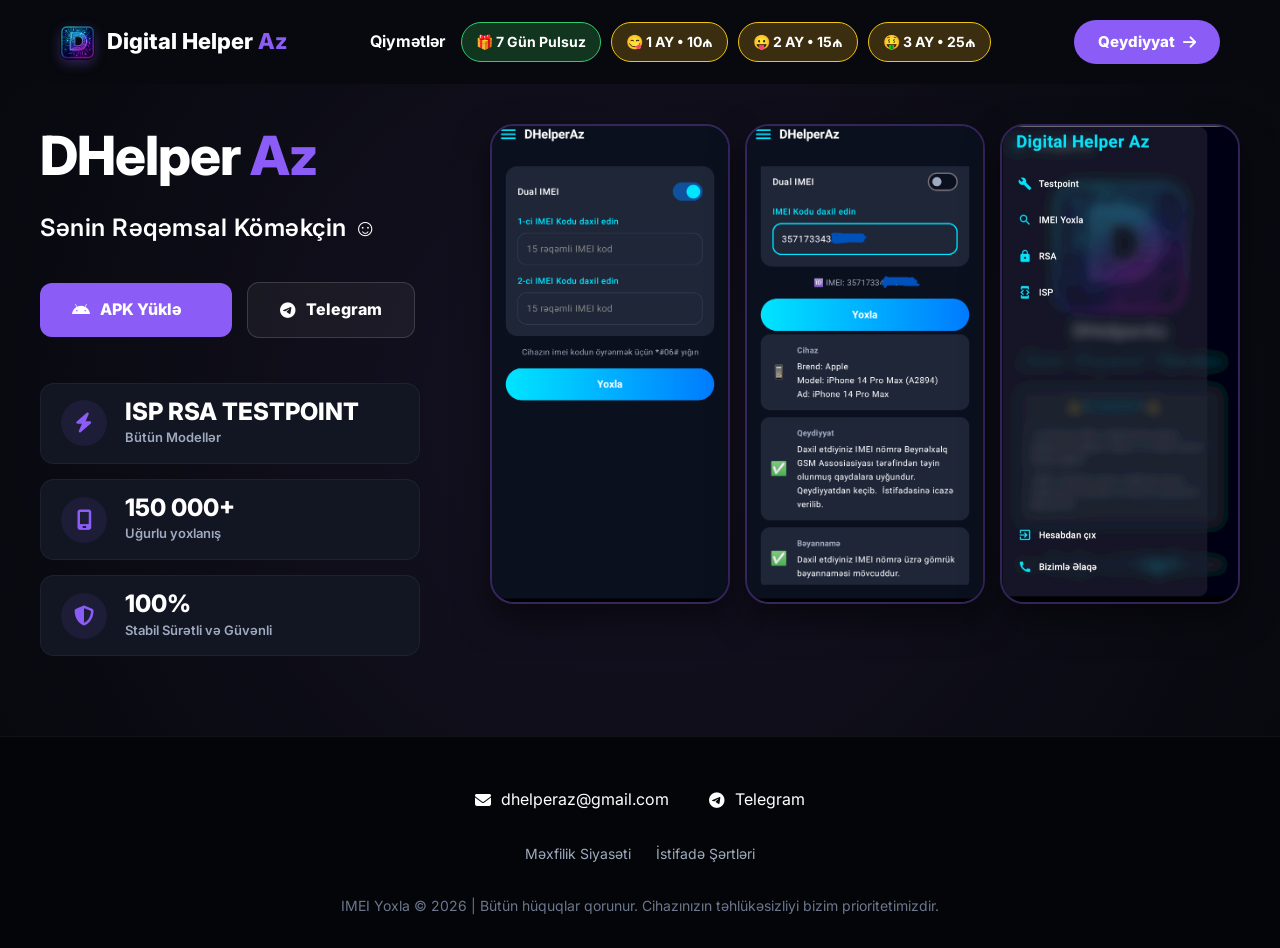
<file: index.html>
<!DOCTYPE html>
<html lang="az">
<head>
    <meta charset="UTF-8">
    <meta name="viewport" content="width=device-width, initial-scale=1.0">
    <title>DHelperAz</title>
    
    <!-- İkonка сайта (Favicon) -->
    <link rel="icon" type="image/png" href="Logo.png">
    
    <!-- Современный шрифт Inter -->
    <link href="https://fonts.googleapis.com/css2?family=Inter:wght@400;600;800&display=swap" rel="stylesheet">
    <!-- Профессиональные иконки FontAwesome -->
    <link rel="stylesheet" href="https://cdnjs.cloudflare.com/ajax/libs/font-awesome/6.4.0/css/all.min.css">

<style>
    :root {
        --primary-color: #8B5CF6; /* Неоновый фиолетовый */
        --primary-glow: rgba(139, 92, 246, 0.3);
        --bg-dark: #07090E;
        --card-bg: #111622;
        --card-border: rgba(255, 255, 255, 0.05);
    }

    * {
        margin: 0;
        padding: 0;
        box-sizing: border-box;
        font-family: 'Inter', sans-serif;
    }

    body {
        background: var(--bg-dark);
        color: #FFFFFF;
        line-height: 1.6;
    }

    /* ВЕРХНЕЕ МЕНЮ (NAVBAR) */
    .header-nav {
        max-width: 1200px;
        margin: 0 auto;
        padding: 20px;
        display: flex;
        justify-content: space-between;
        align-items: center;
        background: transparent;
    }

    .nav-logo {
        display: flex;
        align-items: center;
        gap: 12px;
        text-decoration: none;
        color: #FFFFFF;
        font-weight: 800;
        font-size: 22px;
    }

    .nav-logo img {
        width: 35px;
        height: 35px;
        border-radius: 8px;
        box-shadow: 0 4px 12px var(--primary-glow);
    }

    .nav-links {
        display: flex;
        gap: 30px;
        list-style: none;
    }

    .nav-links a {
        color: #A0AABF;
        text-decoration: none;
        font-weight: 600;
        font-size: 15px;
        transition: color 0.3s ease;
    }

    .nav-links a:hover {
        color: var(--primary-color);
    }

    
.price-bar{
display:flex;
align-items:center;
gap:10px;
}
.price-title{
color:#fff;
font-weight:700;
margin-right:6px;
}
.price-item{
padding:8px 14px;
border-radius:999px;
background:#171c29;
border:1px solid rgba(139,92,246,.35);
font-weight:700;
font-size:14px;
transition:.25s;
}
.price-item:hover{
transform:translateY(-2px);
background:#8B5CF6;
box-shadow:0 0 18px rgba(139,92,246,.45);
}
.price-item.free{
background:#12351f;
border-color:#2ecc71;
}
.price-item.premium{
background:#3b2d10;
border-color:#f1c40f;
}

    .nav-auth .nav-register-btn {
        background: var(--primary-color);
        color: #FFFFFF;
        padding: 10px 24px;
        border-radius: 50px;
        text-decoration: none;
        font-weight: 800;
        font-size: 15px;
        transition: all 0.3s ease;
        display: flex;
        align-items: center;
        gap: 8px;
    }

    .nav-auth .nav-register-btn:hover {
        transform: translateY(-2px);
        background: #7C3AED;
        box-shadow: 0 8px 25px var(--primary-glow);
    }

    /* ГЛАВНЫЙ ЭКРАН (HERO) */
    .hero {
        padding: 40px 20px 80px 20px;
        background: radial-gradient(circle at center, #161224 0%, var(--bg-dark) 100%);
    }

    .hero-container {
        max-width: 1200px;
        margin: 0 auto;
        display: flex;
        align-items: flex-start; /* Прижимает текст и статистику к самому верху */
        justify-content: space-between;
        gap: 40px;
    }

    .hero-content {
        flex: 1;
        text-align: left;
    }

    .version-badge {
        display: inline-flex;
        align-items: center;
        gap: 6px;
        background: rgba(139, 92, 246, 0.1);
        border: 1px solid rgba(139, 92, 246, 0.2);
        color: var(--primary-color);
        padding: 6px 16px;
        border-radius: 50px;
        font-size: 13px;
        font-weight: 600;
        margin-bottom: 25px;
    }

    .version-badge::before {
        content: '';
        width: 6px;
        height: 6px;
        background-color: var(--primary-color);
        border-radius: 50px;
        box-shadow: 0 0 8px var(--primary-color);
    }

    h1 {
        font-size: 54px;
        font-weight: 800;
        margin-bottom: 20px;
        letter-spacing: -1px;
        line-height: 1.2;
    }

    .highlight {
        color: var(--primary-color);
    }

    .subtitle {
    font-size: 24px;       /* Увеличил размер, чтобы было крупнее */
    color: #FFFFFF;        /* Цвет стал чисто белым */
    margin-bottom: 35px;
    font-weight: 600;      /* Сделал текст чуть жирнее для солидности */
    letter-spacing: 0.5px; /* Добавил немного расстояния между буквами */
}

    .hero-actions {
        display: flex;
        justify-content: flex-start;
        align-items: center;
        gap: 15px;
        flex-wrap: wrap;
    }

    .download-btn {
        background: var(--primary-color);
        color: #FFFFFF;
        padding: 14px 32px;
        border-radius: 12px;
        text-decoration: none;
        font-weight: 800;
        font-size: 16px;
        transition: all 0.3s ease;
        display: flex;
        align-items: center;
        gap: 10px;
    }

    .download-btn:hover {
        background: #7C3AED;
        transform: translateY(-2px);
        box-shadow: 0 8px 25px var(--primary-glow);
    }

    .telegram-btn {
        background: rgba(255, 255, 255, 0.05);
        color: #FFFFFF;
        border: 1px solid rgba(255, 255, 255, 0.15);
        padding: 14px 32px;
        border-radius: 12px;
        text-decoration: none;
        font-weight: 800;
        font-size: 16px;
        transition: all 0.3s ease;
        display: flex;
        align-items: center;
        gap: 10px;
    }

    .telegram-btn:hover {
        background: rgba(255, 255, 255, 0.1);
        border-color: rgba(255, 255, 255, 0.3);
        transform: translateY(-2px);
    }

    /* БЛОК СТАТИСТИКИ (В КОЛОНКУ) */
    .hero-stats-column {
        display: flex;
        flex-direction: column;
        gap: 15px;
        margin-top: 45px; /* Отступ вниз от кнопок */
        max-width: 380px; /* Ограничиваем ширину колонки */
    }

    .stat-card {
        background: var(--card-bg);
        border: 1px solid var(--card-border);
        border-radius: 14px;
        padding: 15px 20px;
        display: flex;
        align-items: center; /* Центрируем содержимое карточки */
        gap: 18px;
        transition: transform 0.3s ease, border-color 0.3s ease;
    }

    .stat-card:hover {
        transform: translateX(5px); /* Плавно сдвигаем вправо при наведении */
        border-color: rgba(139, 92, 246, 0.4);
        box-shadow: 0 5px 20px rgba(0, 0, 0, 0.4);
    }

    .stat-icon {
        background: rgba(139, 92, 246, 0.1);
        color: var(--primary-color);
        width: 46px;
        height: 46px;
        border-radius: 50%;
        display: flex;
        align-items: center;
        justify-content: center;
        font-size: 20px;
        flex-shrink: 0;
    }

    .stat-info {
        display: flex;
        flex-direction: column;
    }

    .stat-info h3 {
        font-size: 24px;
        font-weight: 800;
        margin-bottom: 2px;
        line-height: 1.1;
    }

    .stat-info p {
        color: #A0AABF;
        font-size: 13px;
        margin-bottom: 0;
        font-weight: 600;
    }

    /* ПРАВЫЙ БЛОК (КАРТИНКА ИЛИ ПРИЛОЖЕНИЕ) */
    .hero-image-wrapper {
        flex: 1;
        display: flex;
        justify-content: flex-end;
        align-items: flex-start;
    }

    .app-screenshot-main {
        max-width: 520px;
        width: 100%;
        height: auto;
        border-radius: 24px;
        box-shadow: 0 20px 50px rgba(0, 0, 0, 0.6);
        transition: transform 0.4s ease;
    }

    .app-screenshot-main:hover {
        transform: translateY(-5px);
    }

    /* FOOTER */
    .footer {
        background: #040508;
        text-align: center;
        padding: 50px 20px 30px;
        border-top: 1px solid rgba(255, 255, 255, 0.05);
    }

    .footer-contacts {
        display: flex;
        justify-content: center;
        gap: 40px;
        margin-bottom: 30px;
        flex-wrap: wrap;
    }

    .footer-contacts a {
        color: #FFFFFF;
        text-decoration: none;
        font-size: 16px;
        display: flex;
        align-items: center;
        gap: 10px;
        transition: color 0.3s;
    }

    .footer-contacts a:hover {
        color: var(--primary-color);
    }

    .footer-links {
        display: flex;
        justify-content: center;
        gap: 25px;
        margin-bottom: 30px;
        flex-wrap: wrap;
    }

    .footer-links a {
        color: #A0AABF;
        text-decoration: none;
        font-size: 14px;
        transition: color 0.3s;
    }

    .footer-links a:hover {
        color: var(--primary-color);
        text-decoration: underline;
    }

    .footer-copyright {
        color: #6B778D;
        font-size: 14px;
    }

    /* АДАПТИВНОСТЬ ДЛЯ МОБИЛЬНЫХ СМАРТФОНОВ */
    @media (max-width: 992px) {
        .header-nav {
            flex-direction: column;
            gap: 15px;
        }
        .nav-links {
            gap: 20px;
        }
        .hero-container {
            flex-direction: column;
            text-align: center;
            align-items: center; /* Центрируем для мобильных */
        }
        .hero-content {
            text-align: center;
            display: flex;
            flex-direction: column;
            align-items: center;
        }
        .hero-actions {
            justify-content: center;
        }
        .hero-stats-column {
            align-items: center;
        }
        .stat-card {
            width: 100%;
            justify-content: flex-start;
        }
        .hero-image-wrapper {
            justify-content: center;
            margin-top: 30px;
        }
        h1 {
            font-size: 40px;
        }
    }
</style>
</head>

<body>

<!-- ВЕРХНЯЯ НАВИГАЦИЯ -->
<header class="header-nav">
    <a href="#" class="nav-logo">
        <img src="Logo.png" alt="IMEI Yoxla Logo" onerror="this.style.display='none'">
        <span>Digital Helper <span class="highlight">Az</span></span>
    </a>
    <div class="nav-links price-bar">
        <span class="price-title">Qiymətlər</span>
        <span class="price-item free">🎁 7 Gün Pulsuz</span>
        <span class="price-item premium">😋  1 AY • 10₼</span>
        <span class="price-item premium">😛 2 AY • 15₼</span>
        <span class="price-item premium">🤑 3 AY • 25₼</span>
    </div>
    <div class="nav-auth">
        <a href="register.html" class="nav-register-btn">Qeydiyyat <i class="fa-solid fa-arrow-right"></i></a>
    </div>
</header>

<!-- ГЛАВНЫЙ ЭКРАН (HERO) -->
<!-- ВСТАВЬ ЭТО В HTML ТАМ, ГДЕ БЫЛ БЛОК HERO -->
<section class="hero">
    <div class="hero-container">
        <!-- Левая колонка -->
        <div class="hero-content">
            <h1>DHelper <span class="highlight">Az</span></h1>
            <p class="subtitle">Sənin Rəqəmsal Köməkçin ☺️</p>
            
            <div class="hero-actions">
                <!-- ВЕРСИЯ ТЕПЕРЬ В КНОПКЕ -->
                <a id="download-btn" class="download-btn" href="#">
                    <i class="fa-brands fa-android"></i> APK Yüklə <span id="version-text" style="margin-left: 8px; opacity: 0.7; font-size: 12px;"></span>
                </a>
                <a class="telegram-btn" href="https://t.me/dhelperaz" target="_blank">
                    <i class="fa-brands fa-telegram"></i> Telegram
                </a>
            </div>

            <!-- Статистика -->
            <div class="hero-stats-column">
                <div class="stat-card">
                    <div class="stat-icon"><i class="fa-solid fa-bolt"></i></div>
                    <div class="stat-info"><h3>ISP RSA TESTPOINT</h3><p>Bütün Modellər</p></div>
                </div>
                <div class="stat-card">
                    <div class="stat-icon"><i class="fa-solid fa-mobile-screen"></i></div>
                    <div class="stat-info"><h3>150 000+</h3><p>Uğurlu yoxlanış</p></div>
                </div>
                <div class="stat-card">
                    <div class="stat-icon"><i class="fa-solid fa-shield-halved"></i></div>
                    <div class="stat-info"><h3>100%</h3><p>Stabil Sürətli və Güvənli</p></div>
                </div>
            </div>
        </div>

        <!-- ПРАВАЯ ОБЛАСТЬ (3 СКРИНШОТА) -->
        <div class="hero-screenshots">
            <img src="screenshot1.png" alt="App Screen 1" class="sc-img">
            <img src="screenshot2.png" alt="App Screen 2" class="sc-img">
            <img src="screenshot3.jpg" alt="App Screen 3" class="sc-img">
        </div>
    </div>
</section>

<style>
    /* Стиль для области скриншотов */
    .hero-screenshots {
        display: flex;
        gap: 15px;
        flex: 1;
        justify-content: flex-end;
    }
   .sc-img {
    width: 240px;          /* Увеличили ширину */
    height: 480px;         /* Задали высоту, чтобы они были как телефоны */
    object-fit: cover;     /* Картинка заполнит область, не искажаясь */
    border-radius: 24px;
    border: 2px solid rgba(139, 92, 246, 0.3);
    box-shadow: 0 15px 35px rgba(0,0,0,0.5); /* Добавили объемную тень */
    transition: transform 0.3s ease;
}

.sc-img:hover {
    transform: translateY(-15px) scale(1.02); /* Эффект при наведении */
}
    
    @media (max-width: 992px) {
        .hero-screenshots { display: none; } /* Скрываем на мобильных, если нужно */
    }
</style>

<script>
// ОБНОВЛЕНИЕ ВЕРСИИ В КНОПКЕ
fetch('https://api.github.com/repos/imeiyoxla/imei-yoxla-site/releases/latest')
  .then(res => res.json())
  .then(data => {
    document.getElementById('version-text').innerText = data.tag_name;
    const btn = document.getElementById('download-btn');
    const apk = data.assets.find(a => a.name.endsWith('.apk'));
    if(apk) btn.href = apk.browser_download_url;
  });
</script>

<!-- FOOTER -->
<div class="footer">
    <div class="footer-contacts">
        <a href="mailto:dhelperaz@gmail.com"><i class="fa-solid fa-envelope"></i> dhelperaz@gmail.com</a>
        <a href="https://t.me/dhelperaz" target="_blank"><i class="fa-brands fa-telegram"></i> Telegram</a>
    </div>

    <div class="footer-links">
        <a href="privacy.html">Məxfilik Siyasəti</a>
        <a href="terms.html">İstifadə Şərtləri</a>
    </div>

    <div class="footer-copyright">
        IMEI Yoxla © 2026 | Bütün hüquqlar qorunur. Cihazınızın təhlükəsizliyi bizim prioritetimizdir.
    </div>
</div>

</body>



<script>
(function () {
    const hash = new URLSearchParams(location.hash.substring(1));
    const deviceId = hash.get("device_id");
    if (deviceId) {
        sessionStorage.setItem("device_id", deviceId);
        history.replaceState({}, document.title, location.pathname + location.search);
    }
})();
</script>

<script>
fetch('https://api.github.com/repos/imeiyoxla/imei-yoxla-site/releases/latest')
  .then(response => response.json())
  .then(data => {
    const btn = document.getElementById('download-btn');
    const versionDisplay = document.getElementById('version-display');
    const apk = data.assets.find(asset => asset.name.endsWith('.apk'));

    if (versionDisplay && data.tag_name) {
      versionDisplay.innerText = "Versiya " + data.tag_name;
    }

    if (apk && btn) {
      btn.href = apk.browser_download_url;
      btn.innerHTML = '<i class="fa-brands fa-android"></i> APK Yüklə';
    }
  })
  .catch(error => {
    console.error(error);
    const versionDisplay = document.getElementById('version-display');
    if (versionDisplay) versionDisplay.innerText = "Son Versiya";
  });
</script>
</html>
</file>
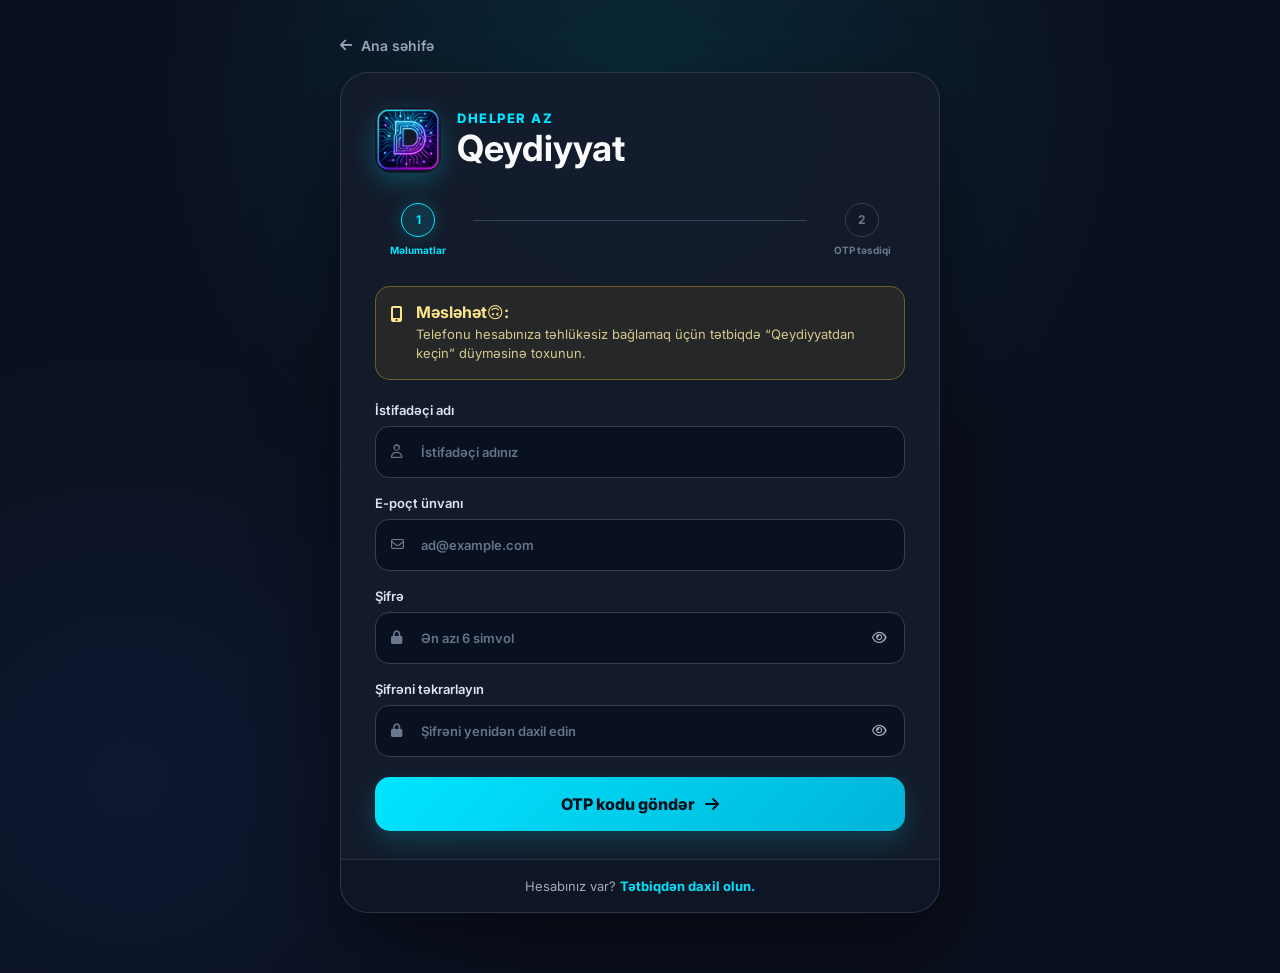
<file: register.html>
<!DOCTYPE html>
<html lang="az">
<head>
    <meta charset="UTF-8">
    <meta name="viewport" content="width=device-width, initial-scale=1.0">
    <meta name="description" content="IMEI Yoxla hesabı yaradın və e-poçt ünvanınızı OTP kodu ilə təsdiqləyin.">
    <title>Qeydiyyat — DHelper Az</title>
    <link rel="icon" type="image/png" href="Logo.png">
    <link rel="preconnect" href="https://fonts.googleapis.com">
    <link rel="preconnect" href="https://fonts.gstatic.com" crossorigin>
    <link href="https://fonts.googleapis.com/css2?family=Inter:wght@400;500;600;700;800&display=swap" rel="stylesheet">
    <link rel="stylesheet" href="https://cdnjs.cloudflare.com/ajax/libs/font-awesome/6.4.0/css/all.min.css">
    <link rel="stylesheet" href="register.css">
    <script src="register.js" defer></script>
</head>
<body>
    <main class="auth-shell">
        <a class="back-link" href="index.html">
            <i class="fa-solid fa-arrow-left" aria-hidden="true"></i>
            Ana səhifə
        </a>

        <section class="auth-card" aria-labelledby="page-title">
            <header class="brand">
                <img src="Logo.png" alt="IMEI Yoxla" class="brand-logo">
                <div>
                    <p class="eyebrow">Dhelper Az</p>
                    <h1 id="page-title">Qeydiyyat</h1>
                </div>
            </header>

            <ol class="steps" aria-label="Qeydiyyat mərhələləri">
                <li class="step is-active" data-step-indicator="1">
                    <span>1</span>
                    <small>Məlumatlar</small>
                </li>
                <li class="step-line" aria-hidden="true"></li>
                <li class="step" data-step-indicator="2">
                    <span>2</span>
                    <small>OTP təsdiqi</small>
                </li>
            </ol>

            <div id="device-warning" class="notice warning" hidden>
                <i class="fa-solid fa-mobile-screen-button" aria-hidden="true"></i>
                <div>
                    <strong>Məsləhət🙃:</strong>
                    <p>Telefonu hesabınıza təhlükəsiz bağlamaq üçün tətbiqdə “Qeydiyyatdan keçin” düyməsinə toxunun.</p>
                </div>
            </div>

            

                <form id="registration-form" class="form-panel" novalidate>

                <label class="field">
                    <span>İstifadəçi adı</span>
                    <span class="input-wrap">
                        <i class="fa-regular fa-user" aria-hidden="true"></i>
                        <input id="username" name="username" type="text" minlength="3" maxlength="32"
                               autocomplete="username" placeholder="İstifadəçi adınız" required>
                    </span>
                </label>

                <label class="field">
                    <span>E-poçt ünvanı</span>
                    <span class="input-wrap">
                        <i class="fa-regular fa-envelope" aria-hidden="true"></i>
                        <input id="email" name="email" type="email" maxlength="254"
                               autocomplete="email" inputmode="email" placeholder="ad@example.com" required>
                    </span>
                </label>

                <label class="field">
                    <span>Şifrə</span>
                    <span class="input-wrap">
                        <i class="fa-solid fa-lock" aria-hidden="true"></i>
                        <input id="password" name="password" type="password" minlength="6" maxlength="128"
                               autocomplete="new-password" placeholder="Ən azı 6 simvol" required>
                        <button class="password-toggle" type="button" data-password-toggle="password" aria-label="Şifrəni göstər">
                            <i class="fa-regular fa-eye" aria-hidden="true"></i>
                        </button>
                    </span>
                </label>

                <label class="field">
                    <span>Şifrəni təkrarlayın</span>
                    <span class="input-wrap">
                        <i class="fa-solid fa-lock" aria-hidden="true"></i>
                        <input id="confirm-password" name="confirmPassword" type="password" minlength="6" maxlength="128"
                               autocomplete="new-password" placeholder="Şifrəni yenidən daxil edin" required>
                        <button class="password-toggle" type="button" data-password-toggle="confirm-password" aria-label="Şifrəni göstər">
                            <i class="fa-regular fa-eye" aria-hidden="true"></i>
                        </button>
                    </span>
                </label>

                <p id="registration-message" class="form-message" role="alert" aria-live="polite"></p>

                <button id="registration-submit" class="primary-button" type="submit">
                    <span>OTP kodu göndər</span>
                    <i class="fa-solid fa-arrow-right" aria-hidden="true"></i>
                </button>
            </form>

            <form id="verification-form" class="form-panel" novalidate hidden>
                <div class="otp-icon" aria-hidden="true">
                    <i class="fa-solid fa-envelope-circle-check"></i>
                </div>
                <h2>E-poçtunuzu təsdiqləyin</h2>
                <p class="form-intro">Təsdiq kodunu <strong id="verification-email"></strong> ünvanına göndərdik.</p>

                <label class="field otp-field">
                    <span>OTP kodu</span>
                    <input id="otp-code" name="code" type="text" minlength="4" maxlength="8"
                           autocomplete="one-time-code" inputmode="numeric" pattern="[0-9]*" placeholder="••••••" required>
                </label>

                <p id="verification-message" class="form-message" role="alert" aria-live="polite"></p>

                <button id="verification-submit" class="primary-button" type="submit">
                    <span>Hesabı təsdiqlə</span>
                    <i class="fa-solid fa-check" aria-hidden="true"></i>
                </button>
                <button id="back-to-registration" class="text-button" type="button">Məlumatları dəyiş</button>
            </form>

            <section id="success-panel" class="success-panel" hidden aria-live="polite">
                <div class="success-icon" aria-hidden="true">
                    <i class="fa-solid fa-check"></i>
                </div>
                <h2>Qeydiyyat tamamlandı!</h2>
                <p>Hesabınız təsdiqləndi. Brauzeri bağlayın və Dhelper Az tətbiqində istifadəçi adı və şifrənizlə daxil olun.</p>
                <a class="primary-button button-link" href="index.html">
                    <span>Ana səhifəyə qayıt</span>
                    <i class="fa-solid fa-house" aria-hidden="true"></i>
                </a>
            </section>

            <footer class="card-footer">
                Hesabınız var? <span>Tətbiqdən daxil olun.</span>
            </footer>
        </section>
    </main>
</body>
</html>
</file>
<file: register.css>
:root {
    color-scheme: dark;
    --bg: #0b101e;
    --panel: rgba(21, 28, 44, 0.94);
    --panel-strong: #1e2638;
    --border: rgba(148, 163, 184, 0.2);
    --cyan: #00e5ff;
    --cyan-dark: #00b4d8;
    --text: #f8fafc;
    --muted: #a0aabf;
    --danger: #fb7185;
    --success: #34d399;
}

* {
    box-sizing: border-box;
}

html {
    min-height: 100%;
    background: var(--bg);
}

body {
    min-height: 100vh;
    margin: 0;
    color: var(--text);
    font-family: "Inter", system-ui, sans-serif;
    background:
        radial-gradient(circle at 50% 10%, rgba(0, 229, 255, 0.12), transparent 30rem),
        radial-gradient(circle at 10% 80%, rgba(37, 99, 235, 0.09), transparent 28rem),
        var(--bg);
}

button,
input {
    font: inherit;
}

button,
a {
    -webkit-tap-highlight-color: transparent;
}

[hidden] {
    display: none !important;
}

.auth-shell {
    width: min(100% - 32px, 600px);
    margin: 0 auto;
    padding: 34px 0 60px;
}

.back-link {
    display: inline-flex;
    align-items: center;
    gap: 9px;
    margin-bottom: 18px;
    color: var(--muted);
    text-decoration: none;
    font-size: 14px;
    font-weight: 600;
    transition: color 0.2s ease;
}

.back-link:hover {
    color: var(--cyan);
}

.auth-card {
    overflow: hidden;
    padding: 34px;
    border: 1px solid var(--border);
    border-radius: 28px;
    background: var(--panel);
    box-shadow: 0 28px 80px rgba(0, 0, 0, 0.46);
    backdrop-filter: blur(18px);
}

.brand {
    display: flex;
    align-items: center;
    gap: 16px;
}

.brand-logo {
    width: 66px;
    height: 66px;
    border-radius: 17px;
    object-fit: cover;
    box-shadow: 0 8px 25px rgba(0, 229, 255, 0.24);
}

.eyebrow {
    margin: 0 0 2px;
    color: var(--cyan);
    font-size: 13px;
    font-weight: 800;
    letter-spacing: 0.12em;
    text-transform: uppercase;
}

h1,
h2,
p {
    margin-top: 0;
}

h1 {
    margin-bottom: 0;
    font-size: clamp(27px, 7vw, 36px);
    line-height: 1.15;
}

h2 {
    margin-bottom: 9px;
    font-size: 24px;
}

.steps {
    display: grid;
    grid-template-columns: auto 1fr auto;
    align-items: start;
    gap: 12px;
    margin: 30px 0;
    padding: 0;
    list-style: none;
}

.step {
    display: grid;
    justify-items: center;
    gap: 7px;
    min-width: 86px;
    color: #6b778d;
    font-size: 12px;
    font-weight: 700;
    text-align: center;
}

.step span {
    display: grid;
    width: 34px;
    height: 34px;
    place-items: center;
    border: 1px solid #334155;
    border-radius: 50%;
    background: #111827;
}

.step.is-active,
.step.is-complete {
    color: var(--cyan);
}

.step.is-active span,
.step.is-complete span {
    border-color: var(--cyan);
    background: rgba(0, 229, 255, 0.12);
    box-shadow: 0 0 18px rgba(0, 229, 255, 0.2);
}

.step-line {
    height: 1px;
    margin-top: 17px;
    background: #334155;
}

.notice {
    display: flex;
    gap: 13px;
    margin-bottom: 22px;
    padding: 15px;
    border: 1px solid rgba(251, 191, 36, 0.35);
    border-radius: 15px;
    background: rgba(251, 191, 36, 0.08);
    color: #fde68a;
}

.notice > i {
    margin-top: 4px;
}

.notice strong,
.notice p {
    display: block;
    margin-bottom: 0;
}

.notice p {
    margin-top: 3px;
    color: #d6c98e;
    font-size: 13px;
    line-height: 1.5;
}

.form-panel {
    display: grid;
    gap: 17px;
}

.form-intro {
    margin-bottom: 2px;
    color: var(--muted);
    font-size: 14px;
    line-height: 1.6;
}

.field {
    display: grid;
    gap: 8px;
    color: #dbe5f4;
    font-size: 13px;
    font-weight: 600;
}

.input-wrap {
    position: relative;
    display: flex;
    align-items: center;
}

.input-wrap > i {
    position: absolute;
    left: 16px;
    color: #6b778d;
    pointer-events: none;
}

input {
    width: 100%;
    height: 52px;
    border: 1px solid #334155;
    border-radius: 14px;
    outline: none;
    background: rgba(8, 17, 31, 0.88);
    color: var(--text);
    transition: border-color 0.2s ease, box-shadow 0.2s ease;
}

.input-wrap input {
    padding: 0 48px 0 45px;
}

input::placeholder {
    color: #64748b;
}

input:focus {
    border-color: var(--cyan);
    box-shadow: 0 0 0 3px rgba(0, 229, 255, 0.1);
}

.password-toggle {
    position: absolute;
    right: 7px;
    display: grid;
    width: 38px;
    height: 38px;
    padding: 0;
    place-items: center;
    border: 0;
    border-radius: 10px;
    background: transparent;
    color: var(--muted);
    cursor: pointer;
}

.password-toggle:hover {
    color: var(--cyan);
    background: rgba(0, 229, 255, 0.08);
}

.primary-button {
    display: flex;
    align-items: center;
    justify-content: center;
    gap: 10px;
    width: 100%;
    min-height: 54px;
    margin-top: 3px;
    padding: 14px 20px;
    border: 0;
    border-radius: 15px;
    background: linear-gradient(135deg, var(--cyan), var(--cyan-dark));
    box-shadow: 0 10px 25px rgba(0, 229, 255, 0.18);
    color: #07101d;
    font-weight: 800;
    text-decoration: none;
    cursor: pointer;
    transition: transform 0.2s ease, box-shadow 0.2s ease, opacity 0.2s ease;
}

.primary-button:not(:disabled):hover {
    transform: translateY(-2px);
    box-shadow: 0 13px 30px rgba(0, 229, 255, 0.28);
}

.primary-button:disabled {
    opacity: 0.48;
    cursor: not-allowed;
}

.text-button {
    min-height: 42px;
    border: 0;
    background: transparent;
    color: var(--cyan);
    font-weight: 700;
    cursor: pointer;
}

.form-message {
    min-height: 0;
    margin: -2px 0 0;
    color: var(--danger);
    font-size: 13px;
    line-height: 1.5;
}

.form-message:empty {
    display: none;
}

.form-message.is-success {
    color: var(--success);
}

.otp-icon,
.success-icon {
    display: grid;
    width: 64px;
    height: 64px;
    margin: 0 auto 4px;
    place-items: center;
    border-radius: 50%;
    background: rgba(0, 229, 255, 0.1);
    color: var(--cyan);
    font-size: 26px;
}

#verification-form {
    text-align: center;
}

.otp-field {
    text-align: left;
}

.otp-field input {
    padding: 0 16px;
    color: var(--cyan);
    font-size: 25px;
    font-weight: 800;
    letter-spacing: 0.28em;
    text-align: center;
}

.success-panel {
    padding: 10px 0 4px;
    text-align: center;
}

.success-icon {
    width: 76px;
    height: 76px;
    margin-bottom: 18px;
    background: rgba(52, 211, 153, 0.12);
    color: var(--success);
    font-size: 32px;
}

.success-panel p {
    margin-bottom: 24px;
    color: var(--muted);
    font-size: 14px;
    line-height: 1.7;
}

.button-link {
    margin-top: 0;
}

.card-footer {
    margin: 28px -34px -34px;
    padding: 18px 34px;
    border-top: 1px solid var(--border);
    background: rgba(8, 17, 31, 0.35);
    color: var(--muted);
    font-size: 13px;
    text-align: center;
}

.card-footer span {
    color: var(--cyan);
    font-weight: 700;
}

@media (max-width: 520px) {
    .auth-shell {
        width: min(100% - 20px, 600px);
        padding-top: 18px;
    }

    .auth-card {
        padding: 24px 18px;
        border-radius: 22px;
    }

    .brand-logo {
        width: 58px;
        height: 58px;
    }

    .steps {
        margin: 25px 0;
    }

    .card-footer {
        margin: 25px -18px -24px;
        padding: 17px 18px;
    }
}

@media (prefers-reduced-motion: reduce) {
    *,
    *::before,
    *::after {
        scroll-behavior: auto !important;
        transition: none !important;
    }
}
</file>
